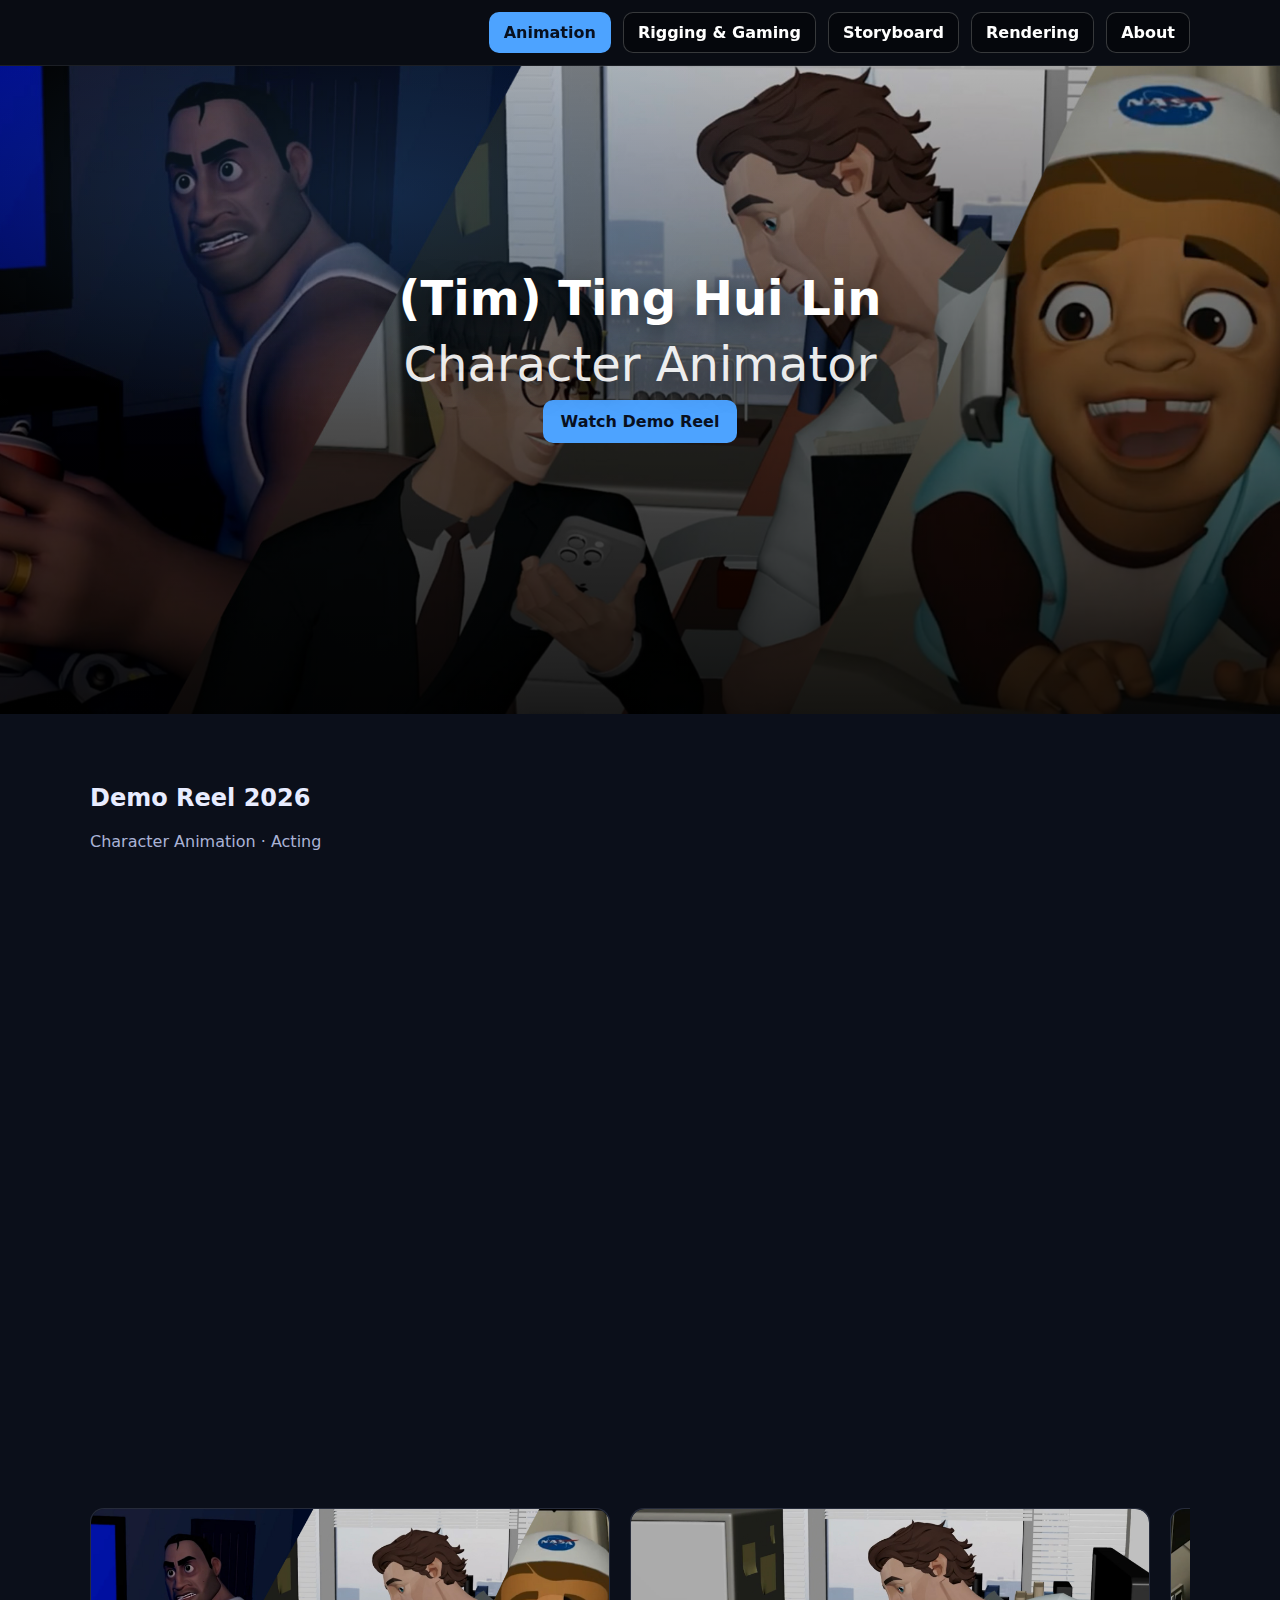
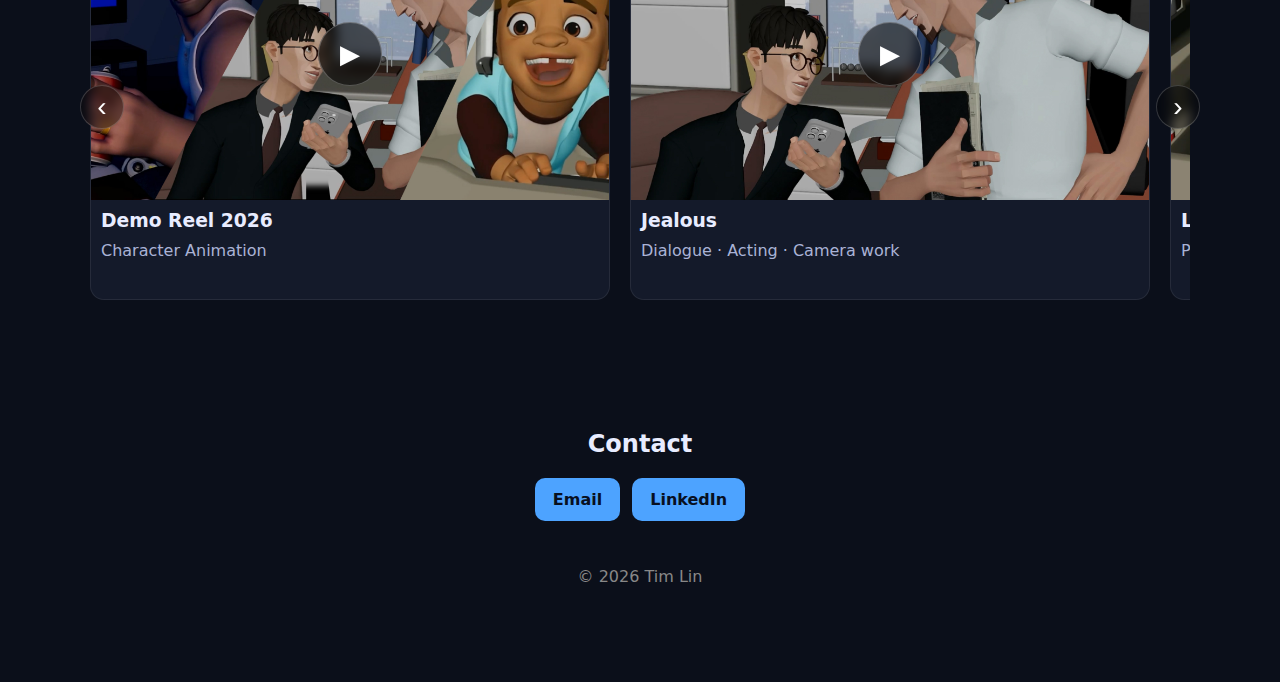
<file: index.html>
<!doctype html>
<html lang="en">
<head>
  <meta charset="utf-8" />
  <meta name="viewport" content="width=device-width, initial-scale=1" />
  <title>Tim Portfolio</title>
  <link rel="stylesheet" href="style.css" />
</head>



<body>
  <nav class="subnav" aria-label="Primary">
  <div class="wrap subnav-inner" style="justify-content:flex-end;">
    <div class="links">
      <a class="active" href="index.html">Animation</a>
      <a href="Rigging &amp; Gaming.html">Rigging &amp; Gaming</a>
      <a href="storyboard.html">Storyboard</a>
      <a href="rendering.html">Rendering</a>
      <a href="about.html">About</a>
    </div>
  </div>
</nav>
  <header class="hero hero-cinematic">
    <div class="hero-bg" style="background-image:url('images/portfolio.animation.jpg');"></div>
    <div class="hero-overlay"></div>

    <div class="wrap hero-content">

      <h1>(Tim) Ting Hui Lin</h1>
      <p class="sub">Character Animator</p>

      <div class="hero-actions">
        <a class="btn" href="#reel">Watch Demo Reel</a>
      </div>

    </div>
  </header>

  <main class="wrap">

    <!-- Demo Reel -->
    <section id="reel" class="section">
  <h2 id="mainReelTitle">Demo Reel 2026</h2>
  <p id="mainReelDesc" class="hint">Choose a video below</p>

  <div class="video">
    <iframe
      id="mainReelFrame"
      src="https://player.vimeo.com/video/1158271359"
      frameborder="0"
      allow="autoplay; fullscreen; picture-in-picture"
      allowfullscreen>
    </iframe>
  </div>

  <div class="work-row" aria-label="Choose a video">
    <button class="row-btn prev" type="button" aria-label="Previous">‹</button>

    <div class="row-track">
      <article class="card work-card pick-video"
        data-src="https://player.vimeo.com/video/1158271359"
        data-title="Demo Reel 2026"
        data-desc="Character Animation · Acting">
        <div class="thumb">
          <img src="images/portfolio.animation.jpg" alt="Demo Reel thumbnail">
          <span class="play">▶</span>
        </div>
        <h3>Demo Reel 2026</h3>
        <p>Character Animation</p>
      </article>

      <article class="card work-card pick-video"
        data-src="https://player.vimeo.com/video/1165533280"
        data-title="Jealous"
        data-desc="Dialogue · Acting · Camera work">
        <div class="thumb">
          <img src="images/jealous.jpg" alt="Jealous thumbnail">
          <span class="play">▶</span>
        </div>
        <h3>Jealous</h3>
        <p>Dialogue · Acting · Camera work</p>
      </article>

      <article class="card work-card pick-video"
        data-src="https://player.vimeo.com/video/1165535528"
        data-title="Little Kid"
        data-desc="Pantomime · Body mechanics">
        <div class="thumb">
          <img src="images/littlekid.png" alt="Little Kid thumbnail">
          <span class="play">▶</span>
        </div>
        <h3>Little Kid</h3>
        <p>Pantomime · Body mechanics</p>
      </article>

      <article class="card work-card pick-video"
        data-src="https://player.vimeo.com/video/1169826911"
        data-title="Ambitious"
        data-desc="Storyboard · Rigging · Animation">
        <div class="thumb">
          <img src="images/ambitious_poster.jpg" alt="Ambitious thumbnail">
          <span class="play">▶</span>
        </div>
        <h3>Ambitious</h3>
        <p>Storyboard · Rigging · Animation · Phoenix Flower Season Graduation Film Festival</p>
      </article>
    </div>

    <button class="row-btn next" type="button" aria-label="Next">›</button>
  </div>
</section>
    <!-- ✅ Contact 一定要在 main 裡面 -->
    <section class="section contact">
      <h2>Contact</h2>
      <div style="display:flex; gap:12px; justify-content:center; flex-wrap:wrap;">
        <a class="btn" href="mailto:thtim1111@gmail.com">Email</a>
        <a class="btn" href="https://www.linkedin.com/in/timlin5029" target="_blank">LinkedIn</a>
      </div>
      <p class="foot">© 2026 Tim Lin</p>
    </section>

  </main>

  <!-- ✅ 所有 script 都放在這裡（body 最底） -->
  <script>
    document.addEventListener('DOMContentLoaded', () => {
      const mainFrame = document.getElementById('mainReelFrame');
      const titleEl = document.getElementById('mainReelTitle');
      const descEl = document.getElementById('mainReelDesc');

      const track = document.querySelector('#reel .row-track');
      const prev = document.querySelector('#reel .row-btn.prev');
      const next = document.querySelector('#reel .row-btn.next');
      const picks = document.querySelectorAll('#reel .pick-video');

      if (!mainFrame || !titleEl || !descEl || !track || !prev || !next || !picks.length) return;

      function setMain(card) {
        const src = card.dataset.src || '';
        const title = card.dataset.title || card.querySelector('h3')?.textContent || 'Demo Reel';
        const desc = card.dataset.desc || card.querySelector('p')?.textContent || '';

        const hasQuery = src.includes('?');
        mainFrame.src = src + (hasQuery ? '&' : '?') + 'autoplay=1';

        titleEl.textContent = title;
        descEl.textContent = desc;

        picks.forEach(p => p.classList.remove('active-pick'));
        card.classList.add('active-pick');
      }

      picks.forEach(card => {
  card.style.cursor = 'pointer';
  card.addEventListener('click', (e) => {
    const targetCard = e.target.closest('.pick-video');
    if (targetCard) setMain(targetCard);
  });
});

      function slideBy(dir) {
        track.scrollBy({ left: dir * track.clientWidth, behavior: 'smooth' });
      }
      prev.addEventListener('click', () => slideBy(-1));
      next.addEventListener('click', () => slideBy(1));

      // 觸控板：上下滾輪 → 左右滑
      track.addEventListener('wheel', (e) => {
        if (Math.abs(e.deltaY) > Math.abs(e.deltaX)) {
          e.preventDefault();
          track.scrollLeft += e.deltaY;
        }
      }, { passive: false });

      // 預設選第一支
      setMain(picks[0]);
    });
  </script>
</file>
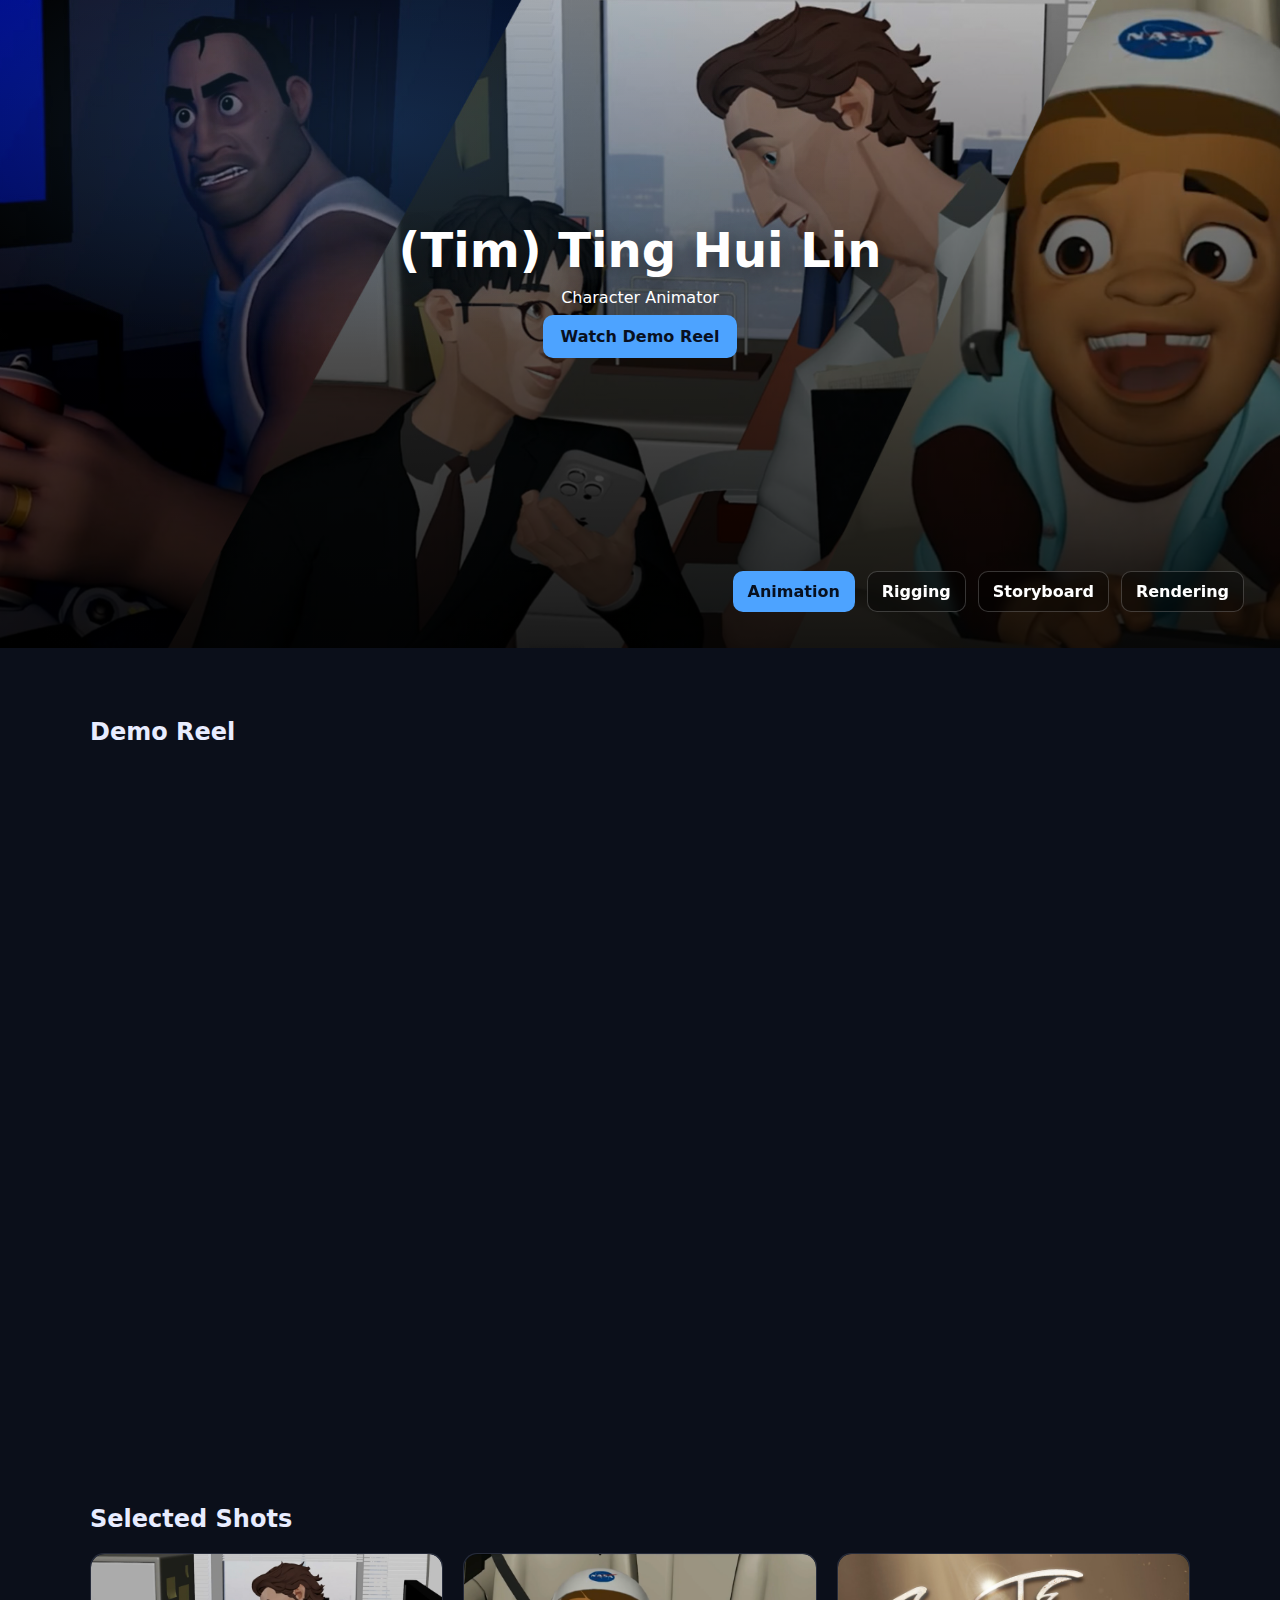
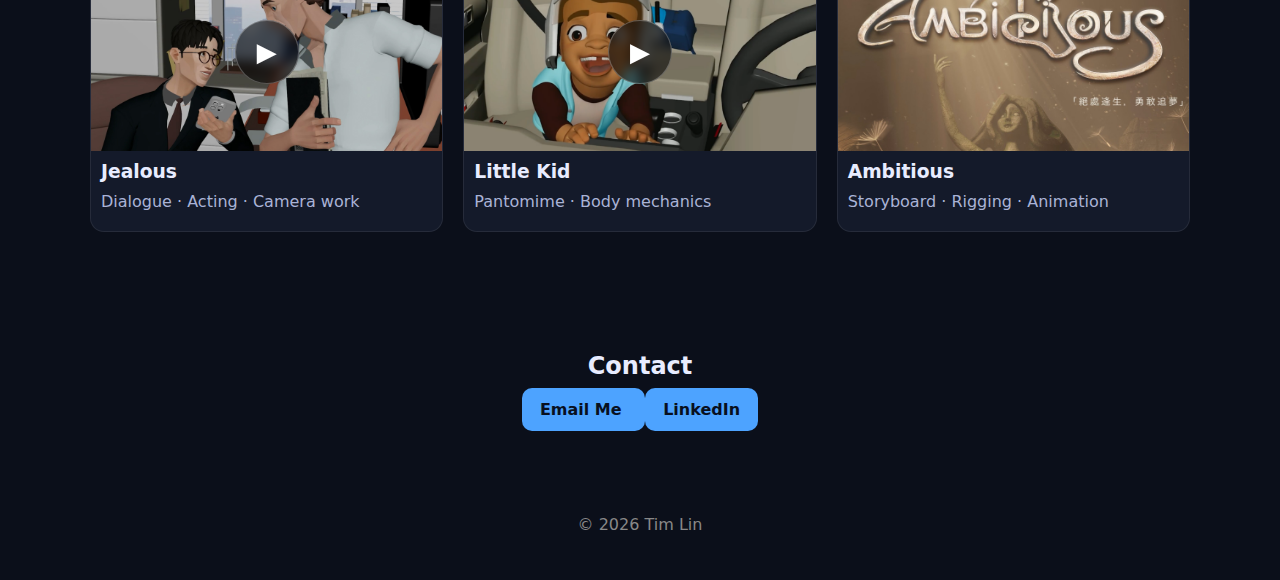
<file: website/index.html>
<!doctype html>
<html lang="en">

<head>
  <meta charset="utf-8" />
  <meta name="viewport" content="width=device-width, initial-scale=1" />
  <title>Tim Portfolio</title>
  <link rel="stylesheet" href="style.css" />
</head>

<body>
  <header class="hero hero-cinematic">
    <div class="hero-bg" style="background-image:url('images/portfolio.animation.jpg');"></div>
    <div class="hero-overlay"></div>

    <div class="wrap hero-content">

      <h1>(Tim) Ting Hui Lin</h1>
      <p class="sub">Character Animator</p>

      <div class="hero-actions">
        <a class="btn" href="#reel">Watch Demo Reel</a>
      </div>

    </div>

    <div class="hero-menu">
      <a class="active" href="index.html">Animation</a>
      <a href="rigging.html">Rigging</a>
      <a href="storyboard.html">Storyboard</a>
      <a href="rendering.html">Rendering</a>
    </div>
  </header>





  <main class="wrap">

    <!-- Demo Reel -->
    <section id="reel" class="section">
      <h2>Demo Reel</h2>
      <div class="video">
        <iframe src="https://player.vimeo.com/video/1158271359" frameborder="0"
          allow="autoplay; fullscreen; picture-in-picture" allowfullscreen>
        </iframe>
      </div>
    </section>

    <!-- Works -->
    <section class="section">
      <h2>Selected Shots</h2>

      <div class="grid">

        <!-- Jealous -->
        <div class="card">
          <div class="thumb">
            <a href="#" class="open-video" data-link="https://player.vimeo.com/video/1165533280">
              <img src="images/jealous.jpg" alt="Jealous.jpg">
              <span class="play">▶</span>
            </a>
          </div>
          <h3>Jealous</h3>
          <p>Dialogue · Acting · Camera work</p>
        </div>


        <!-- Little Kid -->
        <div class="card">
          <div class="thumb">
            <a href="#" class="open-video" data-link="https://player.vimeo.com/video/1165535528"
              aria-label="Play Little Kid">
              <img src="images/littlekid.png" alt="littlekid">
              <span class="play">▶</span>
            </a>
          </div>
          <h3>Little Kid</h3>
          <p>Pantomime · Body mechanics</p>
        </div>

        <!-- Ambitious -->
        <div class="card">
          <div class="thumb">
            <a href="#" class="open-video" data-link="https://www.youtube.com/embed/mfHIUYgsRu8"
              aria-label="Play Ambitious">
              <img src="images/ambitious.jpg" alt="Ambitious">
              <span class="play">▶</span>
            </a>
          </div>
          <h3>Ambitious</h3>
          <p>Storyboard · Rigging · Animation</p>
        </div>

      </div>
    </section>

    <!-- Contact -->
    <section class="section contact">
      <h2>Contact</h2>

      <a class="btn" href="mailto:thtim1111@gmail.com">
        Email Me
      </a>

      <a class="btn" href="https://www.linkedin.com/in/timlin5029" target="_blank">
        LinkedIn
      </a>
    </section>

  </main>

  <footer class="foot">
    <p>© 2026 Tim Lin</p>
  </footer>


  <!-- Video Modal (click thumbnail to open) -->
  <div id="modal" class="modal" aria-hidden="true">
    <div class="modal-backdrop"></div>
    <div class="modal-panel" role="dialog" aria-modal="true">
      <button class="modal-close" aria-label="Close">✕</button>
      <div class="modal-video">
        <iframe id="modalFrame" src="" frameborder="0" allow="autoplay; fullscreen; picture-in-picture" allowfullscreen>
        </iframe>
      </div>
    </div>
  </div>

  <script>
    const modal = document.getElementById('modal');
    const frame = document.getElementById('modalFrame');

    function openModal(url) {
      const hasQuery = url.includes('?');
      const autoplayUrl = url + (hasQuery ? '&' : '?') + 'autoplay=1';
      frame.src = autoplayUrl;
      modal.classList.add('show');
      modal.setAttribute('aria-hidden', 'false');
      document.body.style.overflow = 'hidden';
    }

    function closeModal() {
      modal.classList.remove('show');
      modal.setAttribute('aria-hidden', 'true');
      frame.src = '';
      document.body.style.overflow = '';
    }

    document.querySelectorAll('.open-video').forEach(a => {
      a.addEventListener('click', (e) => {
        e.preventDefault();
        openModal(a.dataset.link);
      });
    });

    modal.addEventListener('click', (e) => {
      if (e.target.classList.contains('modal-backdrop')) closeModal();
    });

    document.querySelector('.modal-close').addEventListener('click', closeModal);

    document.addEventListener('keydown', (e) => {
      if (e.key === 'Escape') closeModal();
    });
  </script>

</body>

</html>
</file>
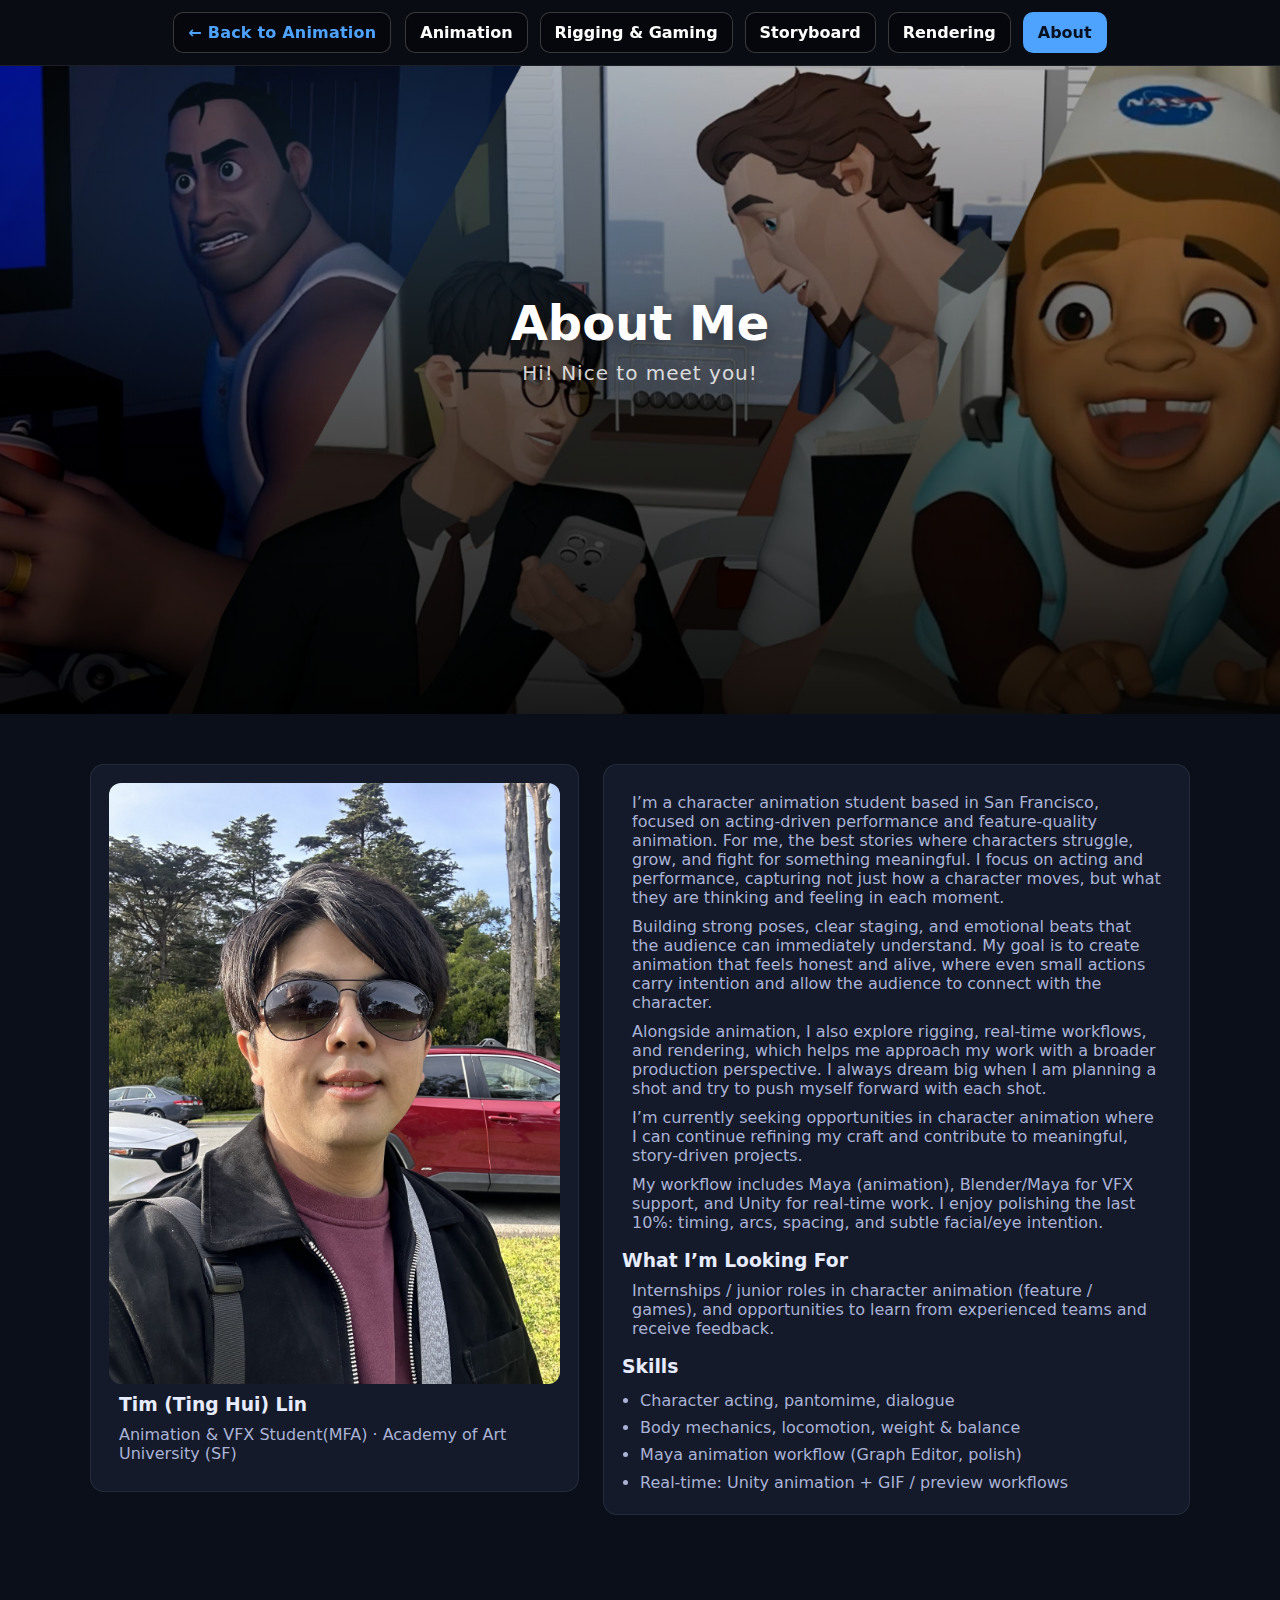
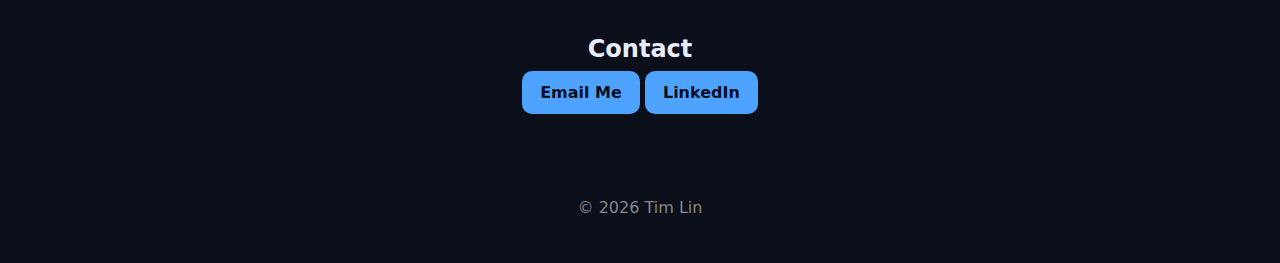
<file: about.html>
<!doctype html>
<html lang="en">

<head>
  <meta charset="utf-8" />
  <meta name="viewport" content="width=device-width, initial-scale=1" />
  <title>About · Tim Lin</title>
  <link rel="stylesheet" href="style.css" />
</head>

<body class="about-page">

  <!-- Top sticky menu (same system as your other pages) -->
  <nav class="subnav" aria-label="Primary">
  <div class="wrap subnav-inner">
    <a class="brand" href="index.html">← Back to Animation</a>
    <div class="links">
      <a href="index.html">Animation</a>
      <a href="Rigging &amp; Gaming.html">Rigging &amp; Gaming</a>
      <a href="storyboard.html">Storyboard</a>
      <a href="rendering.html">Rendering</a>
      <a class="active" href="about.html">About</a>
    </div>
  </div>
</nav>

 <header class="hero hero-cinematic">
    <div class="hero-bg" style="background-image:url('images/portfolio.animation.jpg');"></div>
    <div class="hero-overlay"></div>

    <div class="wrap hero-content">

      <h1>About Me</h1>
      <p class="sub">Hi! Nice to meet you!</p>
    </div>
  </header>

  <main class="wrap">
    <section class="section grid about-grid">

  <!-- 左：圖片 -->
  <div class="card">
    <img src="images/myselfi.jpg" alt="Tim Lin">
    <h3>Tim (Ting Hui) Lin</h3>
    <p class="meta">
       Animation & VFX Student(MFA) · Academy of Art University (SF)
    </p>
  </div>

      <!-- Right: bio -->
      <div class="card" style="padding:18px;">
        <h3 style="margin:0 0 10px;"></h3>
        <p>
          I’m a character animation student based in San Francisco, focused on acting-driven performance and
          feature-quality animation. For me, the best stories where characters struggle, grow, and fight for something
          meaningful.

          I focus on acting and performance, capturing not just how a character moves, but what they are thinking and
          feeling in each moment.
        <p> Building strong poses, clear staging, and emotional beats that the audience can immediately
          understand. My goal is to create animation that feels honest and alive, where even small actions carry
          intention and allow the audience to connect with the character.</p>


        <p>Alongside animation, I also explore rigging, real-time workflows, and rendering, which helps me approach my
          work with a broader production perspective.

          I always dream big when I am planning a shot and try to push myself forward with each shot.</p>

        <p>I’m currently seeking opportunities in character animation where I can continue refining my craft and
        contribute to meaningful, story-driven projects.</p>
        </p>
        <p>
          My workflow includes Maya (animation), Blender/Maya for VFX support, and Unity for real-time work.
          I enjoy polishing the last 10%: timing, arcs, spacing, and subtle facial/eye intention.
        </p>

        <h3 style="margin:18px 0 10px;">What I’m Looking For</h3>
        <p>
          Internships / junior roles in character animation (feature / games), and opportunities to learn from
          experienced teams and receive feedback.
        </p>

        <h3 style="margin:18px 0 10px;">Skills</h3>
        <ul style="margin:0; padding-left:18px; color:#aab3d6; line-height:1.7;">
          <li>Character acting, pantomime, dialogue</li>
          <li>Body mechanics, locomotion, weight &amp; balance</li>
          <li>Maya animation workflow (Graph Editor, polish)</li>
          <li>Real-time: Unity animation + GIF / preview workflows</li>
        </ul>
      </div>
    </section>
  </main>
 <!-- Contact -->
  <section class="section contact">
    <h2>Contact</h2>
    <a class="btn" href="mailto:thtim1111@gmail.com">Email Me</a>
    <a class="btn" href="https://www.linkedin.com/in/timlin5029" target="_blank">LinkedIn</a>
  </section>

  <footer class="foot">
    <p>© 2026 Tim Lin</p>
  </footer>

</body>

</html>
</file>
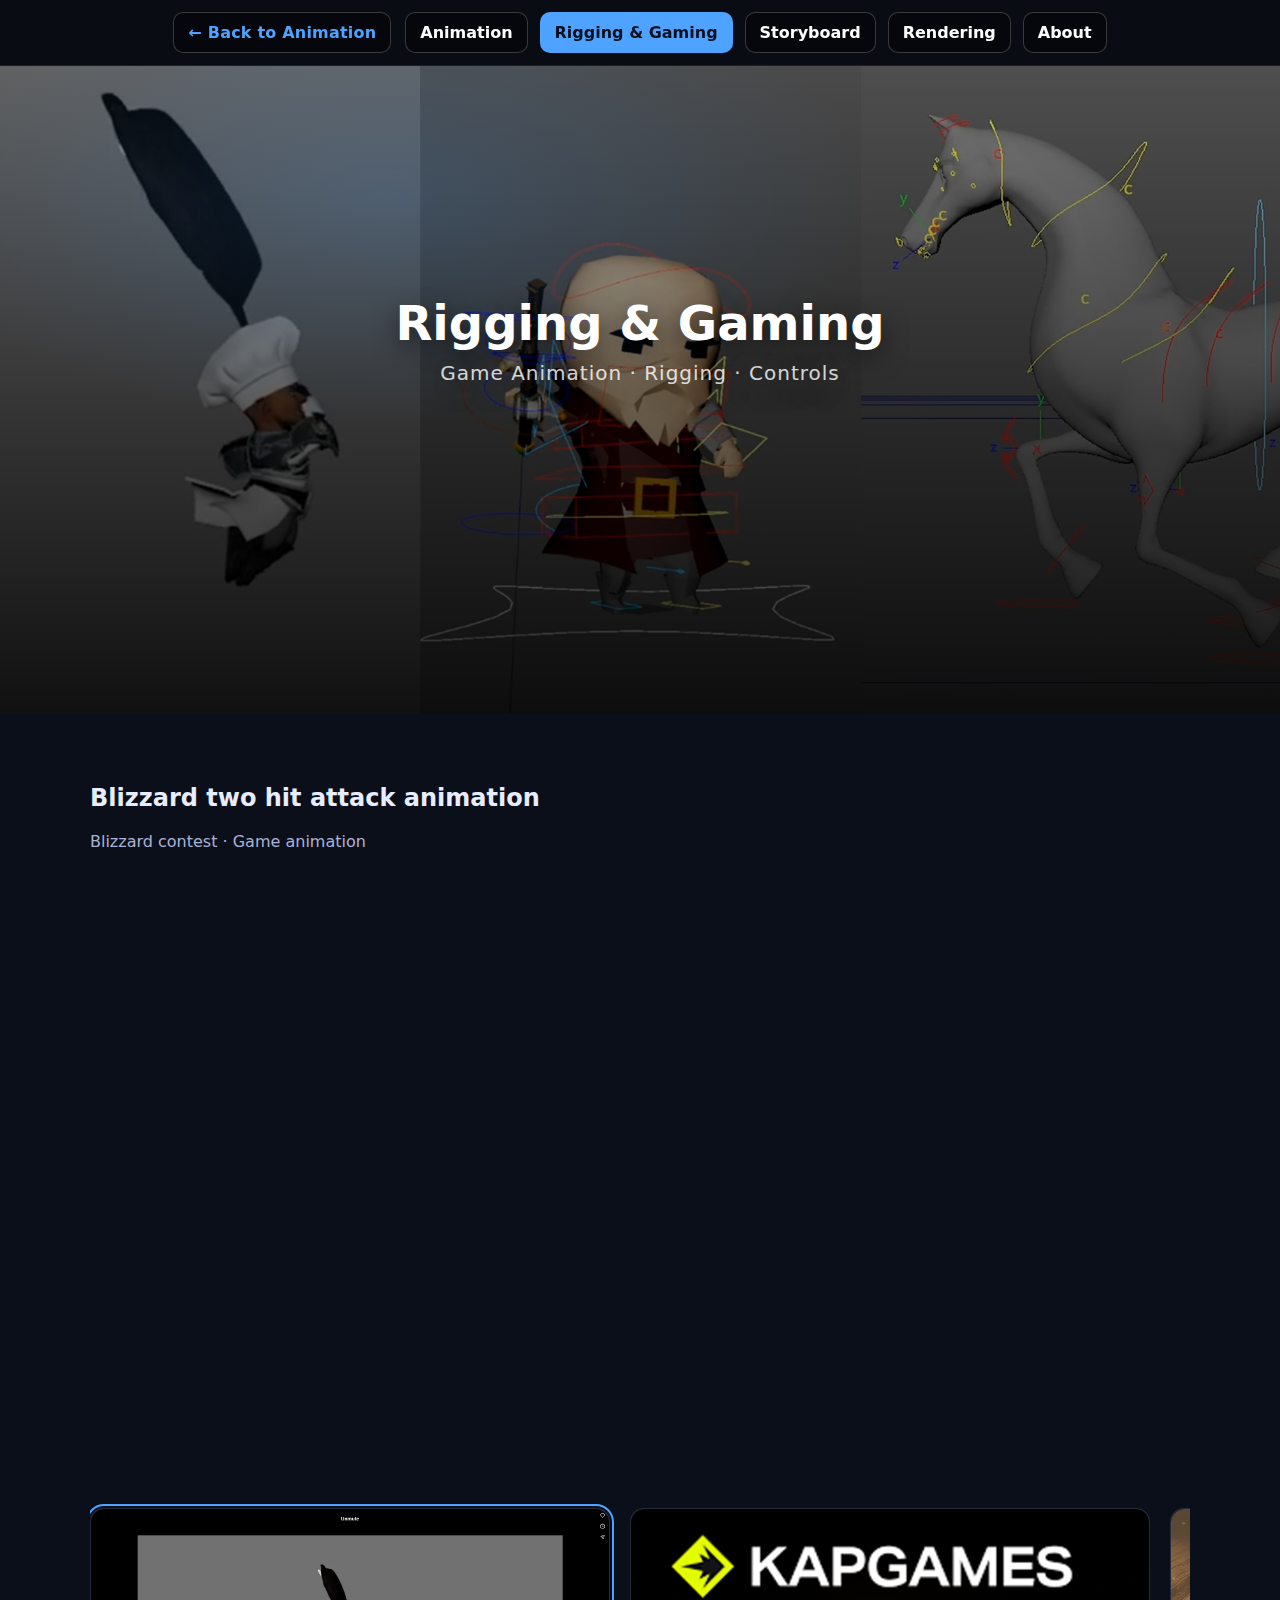
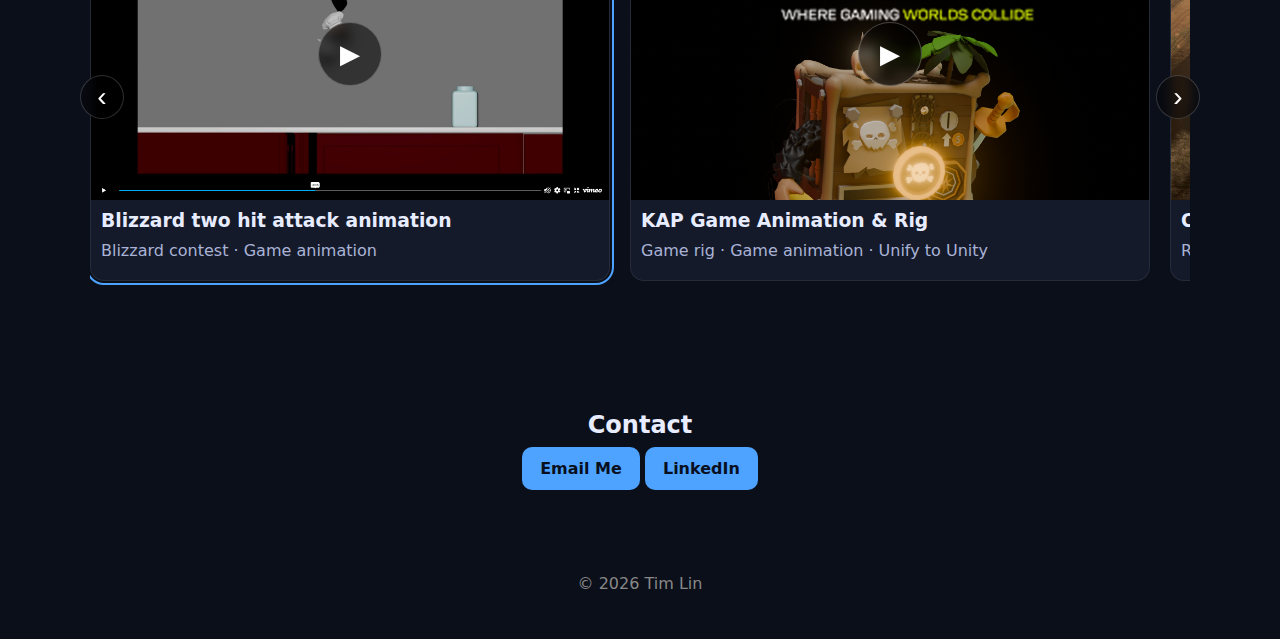
<file: Rigging & Gaming.html>
<!doctype html>
<html lang="en">
<head>
  <meta charset="utf-8" />
  <meta name="viewport" content="width=device-width, initial-scale=1" />
  <title>Rigging & Gaming | Tim Portfolio</title>
  <link rel="stylesheet" href="style.css" />
</head>

<body class="rigging-page">
  <nav class="subnav" aria-label="Primary">
  <div class="wrap subnav-inner">
    <a class="brand" href="index.html">← Back to Animation</a>
    <div class="links">
      <a href="index.html">Animation</a>
      <a class="active" href="Rigging &amp; Gaming.html">Rigging &amp; Gaming</a>
      <a href="storyboard.html">Storyboard</a>
      <a href="rendering.html">Rendering</a>
      <a href="about.html">About</a>
    </div>
  </div>
</nav>
<header class="hero hero-cinematic">
  <div class="hero-bg" style="background-image:url('images/rIGGING-hero.jpg');"></div>
  <div class="hero-overlay"></div>

  <div class="wrap hero-content">
    <h1>Rigging &amp; Gaming</h1>
    <p class="sub">Game Animation · Rigging · Controls</p>
  </div>
</header>

<main class="wrap">

  <!-- Demo Reel（跟 index 一樣） -->
  <section id="reel" class="section">
    <h2 id="mainRigTitle">Demo Reel</h2>
    <p id="mainRigDesc" class="hint">Choose a video below</p>

    <div class="video">
      <iframe
        id="mainRigFrame"
        src="https://player.vimeo.com/video/1167483468"
        frameborder="0"
        allow="autoplay; fullscreen; picture-in-picture"
        allowfullscreen>
      </iframe>
    </div>

    <div class="work-row" aria-label="Works">
      <button class="row-btn prev" type="button">‹</button>

      <div class="row-track">

        <!-- Card 1 -->
        <article class="card work-card pick-video"
          data-src="https://player.vimeo.com/video/1167483468"
          data-title="Blizzard two hit attack animation"
          data-desc="Blizzard contest · Game animation">
          <div class="thumb">
  <img src="images/two_hit_attack.png" alt="Blizzard thumbnail">
  <span class="play">▶</span>
</div>
          <h3>Blizzard two hit attack animation</h3>
          <p>Blizzard contest · Game animation</p>
        </article>

        <!-- Card 2 -->
        <article class="card work-card pick-video"
          data-src="https://player.vimeo.com/video/1167495155"
          data-title="KAP Game Animation & Rig"
          data-desc="Game rig · Game animation · Unify to Unity">
         <div class="thumb">
  <img src="images/kap_box.png" alt="KAP thumbnail">
  <span class="play">▶</span>
</div>
          <h3>KAP Game Animation & Rig</h3>
          <p>Game rig · Game animation · Unify to Unity</p>
        </article>

        <!-- Card 3 -->
        <article class="card work-card pick-video"
          data-src="https://player.vimeo.com/video/1167476133"
          data-title="Other rigging"
          data-desc="Rigging">
          <div class="thumb">
  <img src="images/ambitious.jpg" alt="Other rigging thumbnail">
  <span class="play">▶</span>
</div>
          <h3>Other rigging</h3>
          <p>Rigging</p>
        </article>

      </div>

      <button class="row-btn next" type="button">›</button>
    </div>
  </section>

  <!-- Contact -->
  <section class="section contact">
    <h2>Contact</h2>
    <a class="btn" href="mailto:thtim1111@gmail.com">Email Me</a>
    <a class="btn" href="https://www.linkedin.com/in/timlin5029" target="_blank">LinkedIn</a>
  </section>

  <footer class="foot">
    <p>© 2026 Tim Lin</p>
  </footer>
</main>

<script>
document.addEventListener('DOMContentLoaded', () => {
  const mainFrame = document.getElementById('mainRigFrame');
  const titleEl = document.getElementById('mainRigTitle');
  const descEl  = document.getElementById('mainRigDesc');

  const track = document.querySelector('.row-track');
  const prev = document.querySelector('.row-btn.prev');
  const next = document.querySelector('.row-btn.next');
  const picks = document.querySelectorAll('.pick-video');

  // --- click card => change big monitor ---
  function setMain(card){
    const src = card.dataset.src || '';
    const title = card.dataset.title || card.querySelector('h3')?.textContent || '';
    const desc  = card.dataset.desc  || card.querySelector('p')?.textContent  || '';

    const hasQuery = src.includes('?');
    mainFrame.src = src + (hasQuery ? '&' : '?') + 'autoplay=1';

    titleEl.textContent = title;
    descEl.textContent = desc;

    picks.forEach(p => p.classList.remove('active-pick'));
    card.classList.add('active-pick');
  }

  if (mainFrame && titleEl && descEl && picks.length){
    picks.forEach(card => {
      card.style.cursor = 'pointer';
      card.addEventListener('click', () => setMain(card));
    });
    setMain(picks[0]); // default
  }

  // --- slider buttons + wheel => horizontal ---
  if(track && prev && next){
    function slideBy(dir){
      track.scrollBy({ left: dir * track.clientWidth, behavior: 'smooth' });
    }
    prev.addEventListener('click', () => slideBy(-1));
    next.addEventListener('click', () => slideBy(1));

    track.addEventListener('wheel', (e) => {
      if (Math.abs(e.deltaY) > Math.abs(e.deltaX)) {
        e.preventDefault();
        track.scrollLeft += e.deltaY;
      }
    }, { passive: false });
  }
});
</script>
</body>
</html>
</file>
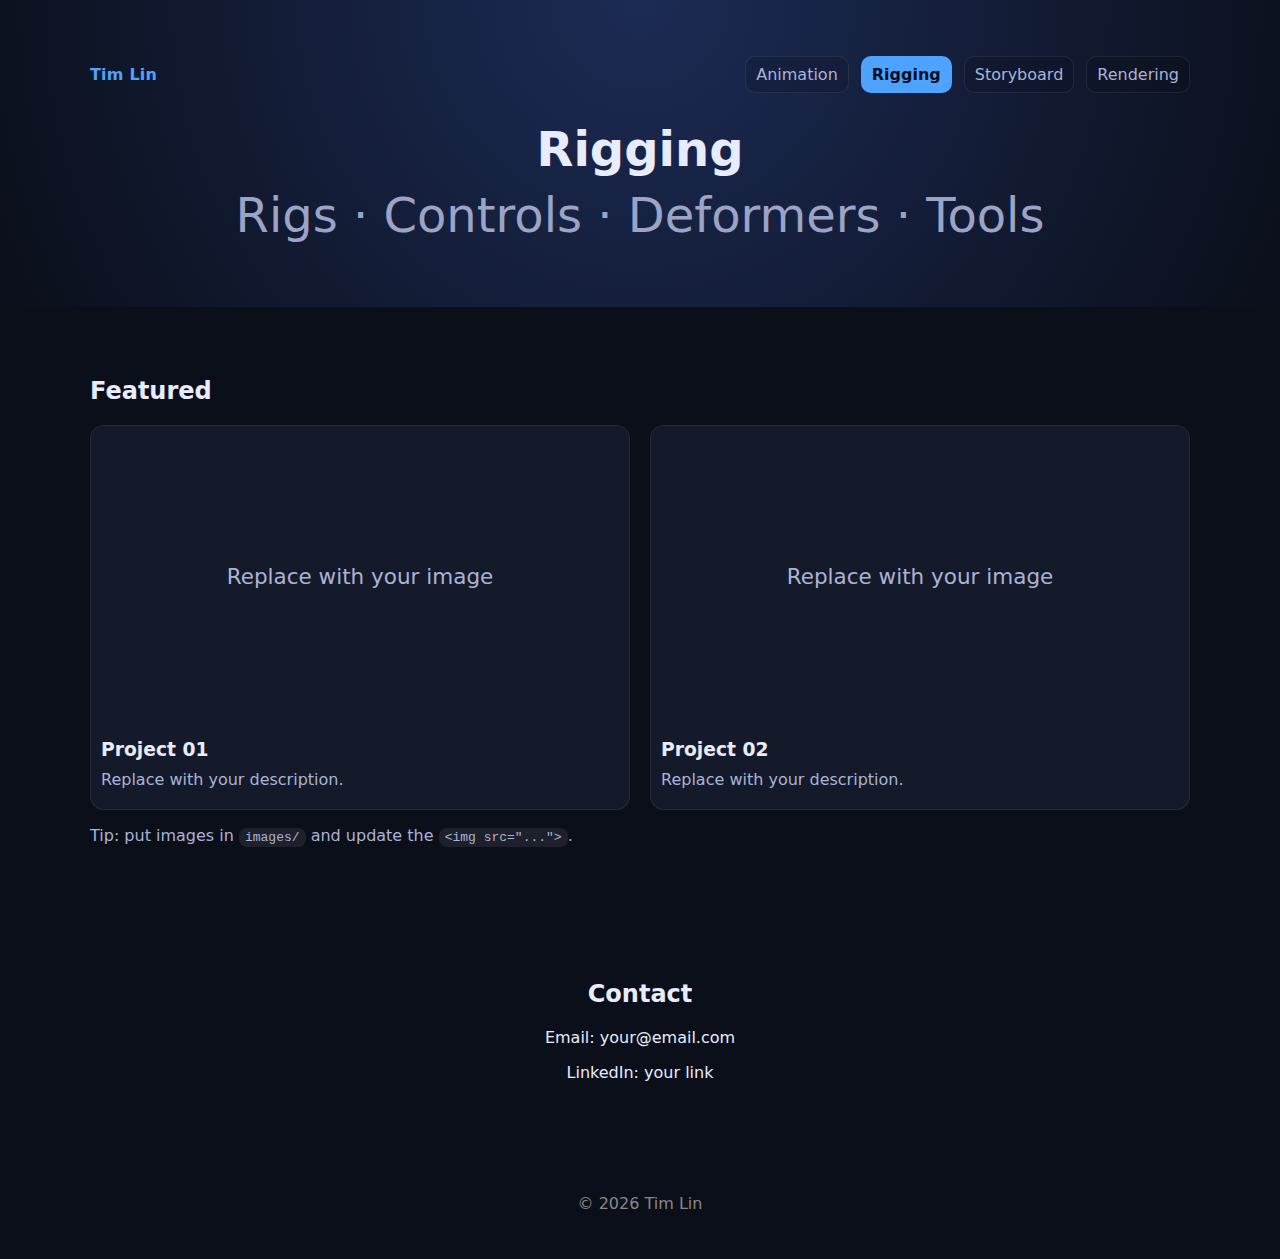
<file: rigging.html>
<!doctype html>
<html lang="en">
<head>
  <meta charset="utf-8" />
  <meta name="viewport" content="width=device-width, initial-scale=1" />
  <title>Rigging | Tim Portfolio</title>
  <link rel="stylesheet" href="style.css" />
</head>
<body>

<header class="hero small">
  <div class="wrap">
    <nav class="topnav" aria-label="Primary">
      <a class="brand" href="index.html">Tim Lin</a>
      <div class="links">
        <a href="index.html">Animation</a>
        <a class="active" href="rigging.html">Rigging</a>
        <a  href="storyboard.html">Storyboard</a>
        <a  href="rendering.html">Rendering</a>
      </div>
    </nav>

    <h1>Rigging</h1>
    <p class="sub">Rigs · Controls · Deformers · Tools</p>
  </div>
</header>

<main class="wrap">
  <section class="section">
    <h2>Featured</h2>

    <div class="grid">
      <div class="card">
        <img src="images/placeholder.svg" alt="Rigging sample 1">
        <h3>Project 01</h3>
        <p>Replace with your description.</p>
      </div>

      <div class="card">
        <img src="images/placeholder.svg" alt="Rigging sample 2">
        <h3>Project 02</h3>
        <p>Replace with your description.</p>
      </div>
    </div>

    <p class="hint">
      Tip: put images in <code>images/</code> and update the <code>&lt;img src="..."&gt;</code>.
    </p>
  </section>

  <section class="section contact">
    <h2>Contact</h2>
    <p>Email: your@email.com</p>
    <p>LinkedIn: your link</p>
  </section>
</main>

<footer class="foot">
  <p>© 2026 Tim Lin</p>
</footer>

</body>
</html>
</file>
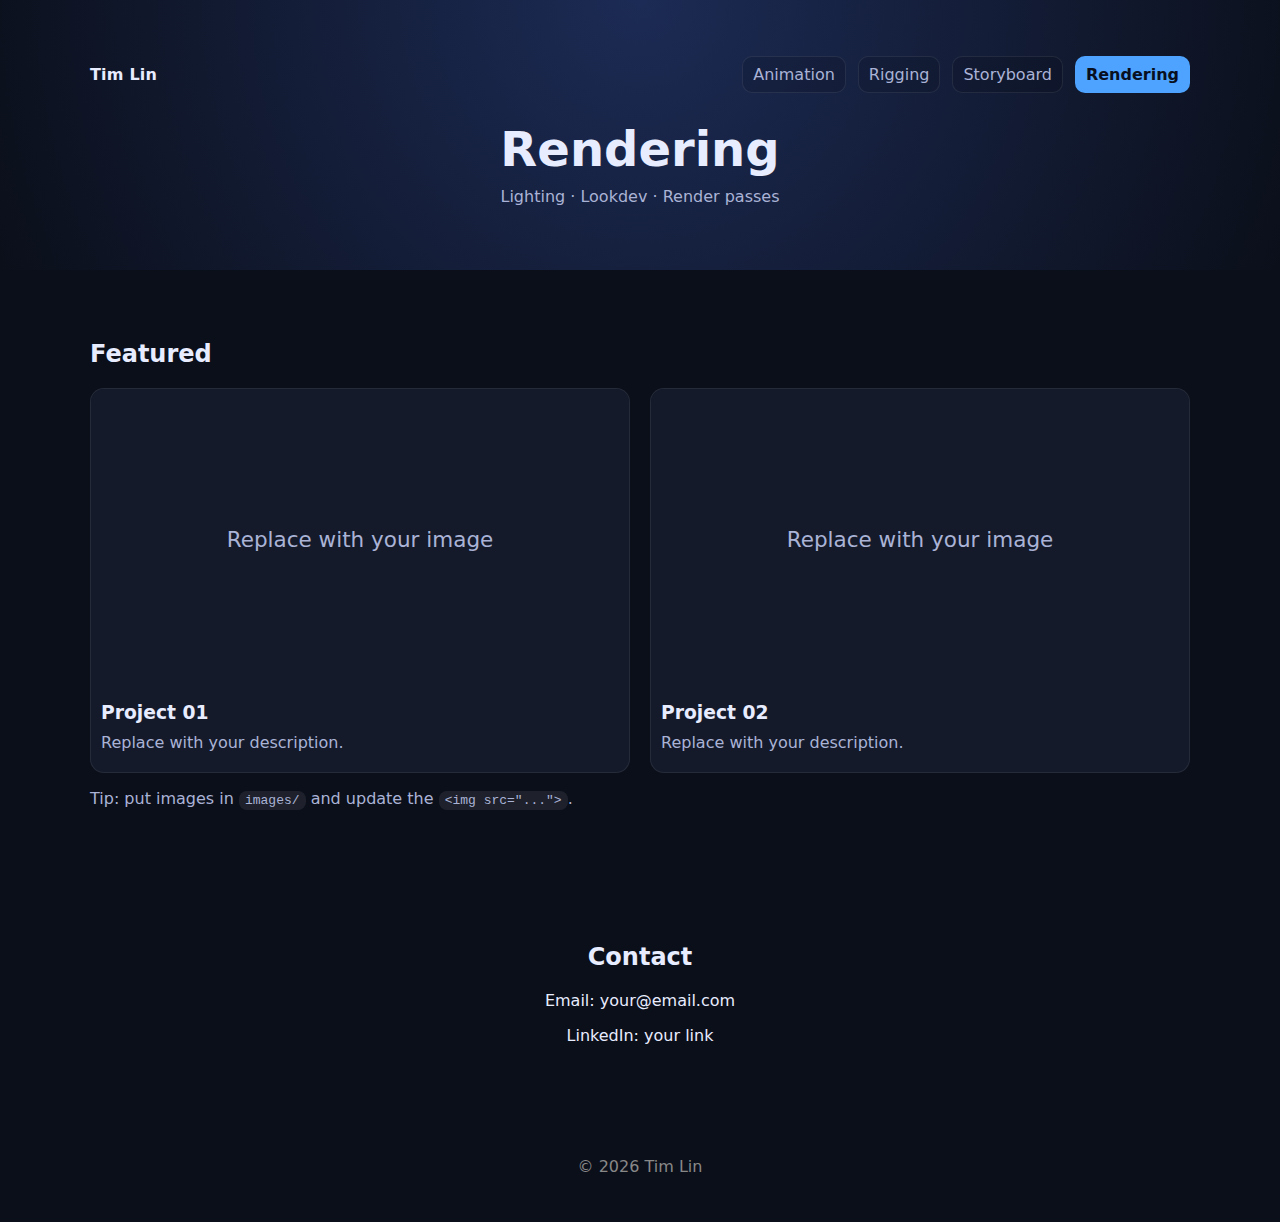
<file: website/rendering.html>
<!doctype html>
<html lang="en">
<head>
  <meta charset="utf-8" />
  <meta name="viewport" content="width=device-width, initial-scale=1" />
  <title>Rendering | Tim Portfolio</title>
  <link rel="stylesheet" href="style.css" />
</head>
<body>

<header class="hero small">
  <div class="wrap">
    <nav class="topnav" aria-label="Primary">
      <a class="brand" href="index.html">Tim Lin</a>
      <div class="links">
        <a href="index.html">Animation</a>
        <a  href="rigging.html">Rigging</a>
        <a  href="storyboard.html">Storyboard</a>
        <a class="active" href="rendering.html">Rendering</a>
      </div>
    </nav>

    <h1>Rendering</h1>
    <p class="sub">Lighting · Lookdev · Render passes</p>
  </div>
</header>

<main class="wrap">
  <section class="section">
    <h2>Featured</h2>

    <div class="grid">
      <div class="card">
        <img src="images/placeholder.svg" alt="Rendering sample 1">
        <h3>Project 01</h3>
        <p>Replace with your description.</p>
      </div>

      <div class="card">
        <img src="images/placeholder.svg" alt="Rendering sample 2">
        <h3>Project 02</h3>
        <p>Replace with your description.</p>
      </div>
    </div>

    <p class="hint">
      Tip: put images in <code>images/</code> and update the <code>&lt;img src="..."&gt;</code>.
    </p>
  </section>

  <section class="section contact">
    <h2>Contact</h2>
    <p>Email: your@email.com</p>
    <p>LinkedIn: your link</p>
  </section>
</main>

<footer class="foot">
  <p>© 2026 Tim Lin</p>
</footer>

</body>
</html>
</file>
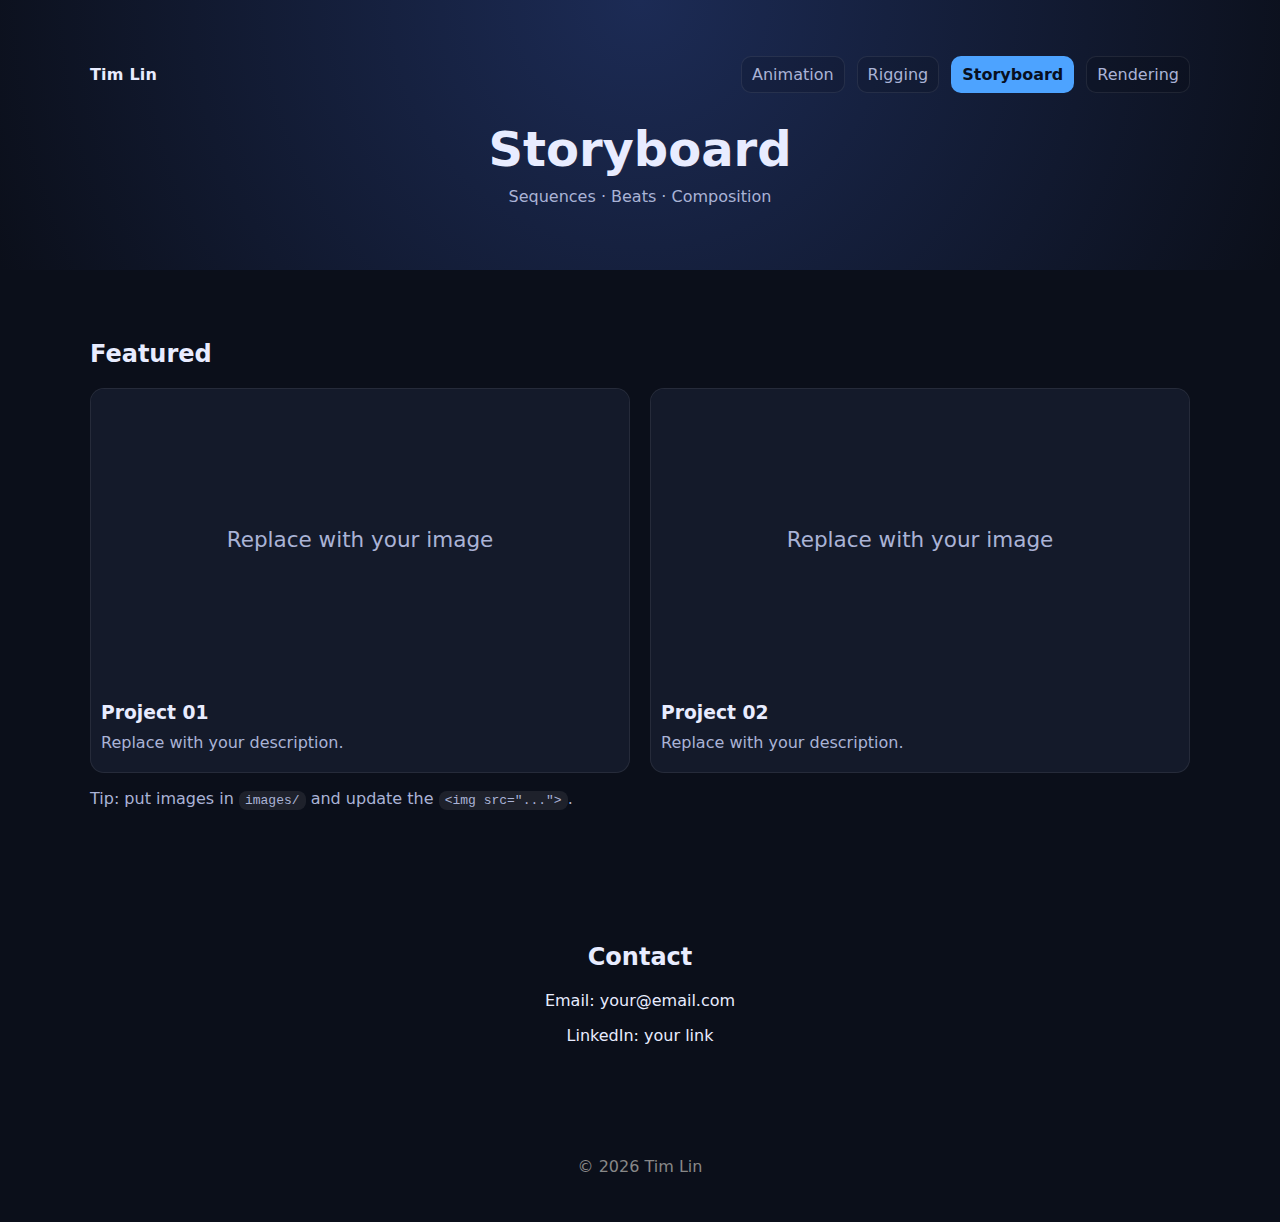
<file: website/storyboard.html>
<!doctype html>
<html lang="en">
<head>
  <meta charset="utf-8" />
  <meta name="viewport" content="width=device-width, initial-scale=1" />
  <title>Storyboard | Tim Portfolio</title>
  <link rel="stylesheet" href="style.css" />
</head>
<body>

<header class="hero small">
  <div class="wrap">
    <nav class="topnav" aria-label="Primary">
      <a class="brand" href="index.html">Tim Lin</a>
      <div class="links">
        <a href="index.html">Animation</a>
        <a  href="rigging.html">Rigging</a>
        <a class="active" href="storyboard.html">Storyboard</a>
        <a  href="rendering.html">Rendering</a>
      </div>
    </nav>

    <h1>Storyboard</h1>
    <p class="sub">Sequences · Beats · Composition</p>
  </div>
</header>

<main class="wrap">
  <section class="section">
    <h2>Featured</h2>

    <div class="grid">
      <div class="card">
        <img src="images/placeholder.svg" alt="Storyboard sample 1">
        <h3>Project 01</h3>
        <p>Replace with your description.</p>
      </div>

      <div class="card">
        <img src="images/placeholder.svg" alt="Storyboard sample 2">
        <h3>Project 02</h3>
        <p>Replace with your description.</p>
      </div>
    </div>

    <p class="hint">
      Tip: put images in <code>images/</code> and update the <code>&lt;img src="..."&gt;</code>.
    </p>
  </section>

  <section class="section contact">
    <h2>Contact</h2>
    <p>Email: your@email.com</p>
    <p>LinkedIn: your link</p>
  </section>
</main>

<footer class="foot">
  <p>© 2026 Tim Lin</p>
</footer>

</body>
</html>
</file>
<file: style.css>
/* --- Base colors (keep your existing colors if you already have them) --- */
:root{
  --bg:#0b0f1a;
  --card:#141a2a;
  --text:#e8ecff;
  --accent:#4da3ff;
}

*{ box-sizing:border-box; }
body{
  margin:0;
  font-family: system-ui, -apple-system, sans-serif;
  background: var(--bg);
  color: var(--text);
}

.wrap{
  width:min(1100px, 92%);
  margin:auto;
}

.hero{
  padding:80px 0;
  text-align:center;
  background: radial-gradient(circle at top, #1c2b55, #0b0f1a);
}
.hero.small{ padding:44px 0; }

h1{
  font-size:48px;
  margin:0;
}

.sub{
  font-size: 48px;   /* 跟 h1 一樣大 */
  color:#aab3d6;
  margin:10px 0 20px;
  font-weight: 500;
  opacity: 0.9;
}

.btn{
  background:var(--accent);
  color:#08101f;
  padding:12px 18px;
  text-decoration:none;
  border-radius:10px;
  font-weight:bold;
}

.section{
  padding:50px 0;
}

h2{
  margin-bottom:20px;
}

.video{
  position:relative;
  padding-bottom:56.25%;
  height:0;
}

.video iframe{
  position:absolute;
  width:100%;
  height:100%;
  left:0;
  top:0;
}

.grid{
  display:grid;
  grid-template-columns: repeat(auto-fit, minmax(250px, 1fr));
  gap:20px;
}

.card{
  background:var(--card);
  border-radius:14px;
  overflow:hidden;
  padding-bottom:10px;
  border: 1px solid rgba(255,255,255,.08);
}

.card img{
  width:100%;
  display:block;
}

.card h3{
  margin:10px;
}

.card p{
  margin:0 10px 10px;
  color:#aab3d6;
}

.contact{
  text-align:center;
}

.foot{
  text-align:center;
  padding:30px 0;
  color:#888;
}

/* --- NEW: top navigation --- */
.topnav{
  display:flex;
  align-items:center;
  justify-content:space-between;
  gap:16px;
  padding: 12px 0 28px;
}

.brand{
  font-weight:800;
  letter-spacing: .2px;
  text-decoration:none;
  color: var(--text);
}

.links{
  display:flex;
  gap:12px;
  flex-wrap:wrap;
  justify-content:center;
}

.links a{
  text-decoration:none;
  color:#aab3d6;
  padding: 8px 10px;
  border-radius: 10px;
  border: 1px solid rgba(255,255,255,.08);
  background: rgba(0,0,0,.12);
}

.links a:hover{
  color: var(--text);
  border-color: rgba(255,255,255,.16);
}

.links a.active{
  color:#08101f;
  background: var(--accent);
  border-color: transparent;
  font-weight: 700;
}

.hint{
  margin-top: 16px;
  color:#aab3d6;
}

code{
  background: rgba(255,255,255,.08);
  padding: 2px 6px;
  border-radius: 8px;
}

/* --- Thumbnails + play button (for modal) --- */
.thumb{
  position: relative;
  aspect-ratio: 16 / 9;
  width: 100%;
  overflow: hidden;
  border-radius: 14px 14px 0 0;
}

.thumb img{
  width: 100%;
  height: 100%;
  object-fit: cover;
  display: block;
}

.open-video{
  display: block;
  position: relative;
}

.play{
  position: absolute;
  left: 50%;
  top: 50%;
  transform: translate(-50%, -50%);
  width: 64px;
  height: 64px;
  border-radius: 999px;
  background: rgba(0,0,0,.55);
  border: 1px solid rgba(255,255,255,.25);
  color: #fff;
  display: flex;
  align-items: center;
  justify-content: center;
  font-size: 26px;
  backdrop-filter: blur(6px);
}

/* --- Modal --- */
.modal{ position: fixed; inset: 0; display: none; z-index: 9999; }
.modal.show{ display: block; }
.modal-backdrop{ position: absolute; inset: 0; background: rgba(0,0,0,.75); }
.modal-panel{
  position: relative;
  width: min(1100px, 92%);
  margin: 6vh auto 0;
  background: #0b0f1a;
  border: 1px solid rgba(255,255,255,.12);
  border-radius: 16px;
  overflow: hidden;
  box-shadow: 0 20px 60px rgba(0,0,0,.6);
}
.modal-close{
  position: absolute;
  right: 10px;
  top: 10px;
  z-index: 2;
  background: rgba(0,0,0,.5);
  color: #fff;
  border: 1px solid rgba(255,255,255,.2);
  border-radius: 10px;
  padding: 8px 10px;
  cursor: pointer;
}
.modal-video{
  position: relative;
  padding-bottom: 56.25%;
  height: 0;
}
.modal-video iframe{
  position: absolute;
  inset: 0;
  width: 100%;
  height: 100%;
}
/* --- Cinematic full-width hero (ADD THIS) --- */
.hero.hero-cinematic{
  position: relative;
  padding: 0;
  min-height: 72vh;
  display: flex;
  align-items: flex-end;
  overflow: hidden;
  text-align: center;
}

.hero-bg{
  position: absolute;
  inset: 0;
  background-size: cover;
  background-position: center;
  transform: scale(1.03);
}

.hero-overlay{
  position: absolute;
  inset: 0;
  background:
    radial-gradient(900px 420px at 30% 20%, rgba(77,163,255,.18), rgba(0,0,0,0) 55%),
    linear-gradient(to bottom, rgba(0,0,0,.15) 0%, rgba(0,0,0,.55) 55%, rgba(0,0,0,.85) 100%);
}

.hero-content{
  position: relative;
  padding: 60px 0 140px; /* 底下留空間給右下角選單 */
  z-index: 2;
}

.hero.hero-cinematic h1,
.hero.hero-cinematic .sub{
  color: #fff;
  text-shadow: 0 8px 24px rgba(0,0,0,.55);
}

/* Bottom-right menu */
.hero-menu{
  position: absolute;
  right: 36px;
  bottom: 36px;
  display: flex;
  gap: 12px;
  z-index: 3;
}

.hero-menu a{
  color: #fff;
  text-decoration: none;
  padding: 10px 14px;
  border-radius: 10px;
  background: rgba(0,0,0,.35);
  border: 1px solid rgba(255,255,255,.2);
  backdrop-filter: blur(6px);
  font-weight: 600;
}

.hero-menu a:hover{ background: rgba(0,0,0,.55); }

.hero-menu a.active{
  background: var(--accent);
  color: #08101f;
  border-color: transparent;
}

@media (max-width: 700px){
  .hero-menu{
    right: 16px;
    bottom: 16px;
    flex-wrap: wrap;
    justify-content: flex-end;
  }
  .hero-content{ padding-bottom: 180px; }
}
/* --- Rendering page hero image (like homepage) --- */
body.rendering-page .hero{
  background: url("images/render-hero.jpg") center/cover no-repeat;
  position: relative;
  color: #fff;
}

body.rendering-page .hero::after{
  content:"";
  position:absolute;
  inset:0;
  background: rgba(0,0,0,.45);
}

body.rendering-page .hero .wrap{
  position: relative;
  z-index: 1;
}
/* --- Slider (3 works) --- */
.slider{
  position: relative;
  margin-top: 18px;
}

.slider-track{
  display: flex;
  gap: 20px;
  overflow: hidden;
  scroll-behavior: smooth;
}

.slide{
  flex: 0 0 100%;
}

.slider-btn{
  position: absolute;
  top: 50%;
  transform: translateY(-50%);
  width: 44px;
  height: 44px;
  border-radius: 999px;
  border: 1px solid rgba(255,255,255,.18);
  background: rgba(0,0,0,.35);
  color: #fff;
  font-size: 28px;
  line-height: 1;
  cursor: pointer;
  z-index: 5;
  backdrop-filter: blur(6px);
}

.slider-btn:hover{ background: rgba(0,0,0,.55); }

.slider-btn.prev{ left: -10px; }
.slider-btn.next{ right: -10px; }

@media (max-width: 700px){
  .slider-btn.prev{ left: 6px; }
  .slider-btn.next{ right: 6px; }
}
/* --- Horizontal works row (wheel scroll) --- */
.work-row{ position: relative; margin-top: 18px; }

.row-track{
  display: flex;
  gap: 20px;
  overflow-x: auto;
  overflow-y: hidden;
  scroll-behavior: smooth;
  padding: 4px 2px 10px;
  scrollbar-width: thin;
}

.row-track::-webkit-scrollbar{ height: 10px; }
.row-track::-webkit-scrollbar-thumb{
  background: rgba(255,255,255,.18);
  border-radius: 999px;
}

.work-card{
  flex: 0 0 min(520px, 92vw); /* 一次顯示一張偏大卡片，很像reel選片 */
}

.row-btn{
  position: absolute;
  top: 50%;
  transform: translateY(-50%);
  width: 44px;
  height: 44px;
  border-radius: 999px;
  border: 1px solid rgba(255,255,255,.18);
  background: rgba(0,0,0,.35);
  color: #fff;
  font-size: 28px;
  line-height: 1;
  cursor: pointer;
  z-index: 5;
  backdrop-filter: blur(6px);
}

.row-btn:hover{ background: rgba(0,0,0,.55); }
.row-btn.prev{ left: -10px; }
.row-btn.next{ right: -10px; }

@media (max-width: 700px){
  .row-btn.prev{ left: 6px; }
  .row-btn.next{ right: 6px; }
}

body.storyboard-page .hero{
  background: url("images/storyboard-cover-night.jpg") center/cover no-repeat;
  position: relative;
  color: #fff;
}

body.storyboard-page .hero::after{
  content:"";
  position:absolute;
  inset:0;
  background: rgba(0,0,0,.45);
}

body.storyboard-page .hero .wrap{
  position: relative;
  z-index: 1;
}

/* ✅ Force horizontal swipe */
.row-track{
  overflow-x: auto !important;
  overflow-y: hidden !important;
  -webkit-overflow-scrolling: touch;
  touch-action: pan-x;
  scroll-snap-type: x mandatory;
}

.work-card{
  scroll-snap-align: start;
}
.rigging-page .sub{
  font-size: 20px;
  opacity: 0.8;
  letter-spacing: 1px;
}

.rigging-page .brand{
  color: #4da3ff;
  text-decoration: none;
}

.rigging-page .brand:hover{
  color: #7dbaff;
}

.brand{
  color: #4da3ff;
}
.rigging-page .active-pick{
  outline: 2px solid var(--accent);
  outline-offset: 2px;
}
.storyboard-page .sub{
  font-size: 20px;
  opacity: 0.8;
  letter-spacing: 1px;
}
/* Storyboard: keep the Rigging-style menu fixed at viewport bottom-right */
/* Subnav under hero: looks like Rigging pills + sticks under banner */
.subnav{
  position: sticky;
  top: 0;
  z-index: 9999;

  background: rgba(10,12,18,.75);
  backdrop-filter: blur(10px);
  border-bottom: 1px solid rgba(255,255,255,.08);
}

.subnav .subnav-inner{
  display:flex;
  align-items:center;
  justify-content: space-between;
  gap: 14px;
  padding: 12px 0;
}

/* make all items look like Rigging hero-menu pills */
.subnav a{
  color:#fff;
  text-decoration:none;
  padding: 10px 14px;
  border-radius: 10px;
  background: rgba(0,0,0,.35);
  border: 1px solid rgba(255,255,255,.2);
  backdrop-filter: blur(6px);
  font-weight: 600;
}

.subnav a:hover{ background: rgba(0,0,0,.55); }

.subnav a.active{
  background: var(--accent);
  color: #08101f;
  border-color: transparent;
}

/* layout for right-side links */
.subnav .links{
  display:flex;
  gap: 12px;
  flex-wrap: wrap;
  justify-content: flex-end;
}

@media (max-width: 700px){
  .subnav .subnav-inner{
    flex-wrap: wrap;
    justify-content: center;
  }
  .subnav .links{ justify-content: center; }
}
/* Back to Animation = blue */
.subnav .brand{
  color: #4da3ff;
}

/* hover 更亮一點 */
.subnav .brand:hover{
  color: #79bdff;
}
.rendering-page .sub{
  font-size: 20px;
  opacity: 0.8;
  letter-spacing: 1px;
}
/* about page layout */
.about-grid{
  display: grid;
  grid-template-columns: 1fr 1.2fr;
  gap: 24px;
  align-items: start;
}

/* 手機版 */
@media (max-width: 768px){
  .about-grid{
    grid-template-columns: 1fr;
  }
}
/* center top menu */
.subnav .subnav-inner{
  justify-content: center;
}

.subnav .links{
  justify-content: center;
}

.about-grid img{
  width: 100%;
  border-radius: 12px;
}

.about-grid .card{
  padding: 18px;
}

.meta{
  color: #aab3d6;
}

.about-page .sub{
  font-size: 20px;
  opacity: 0.8;
  letter-spacing: 1px;
}
</file>
<file: website/style.css>
/* --- Base colors (keep your existing colors if you already have them) --- */
:root{
  --bg:#0b0f1a;
  --card:#141a2a;
  --text:#e8ecff;
  --accent:#4da3ff;
}

*{ box-sizing:border-box; }
body{
  margin:0;
  font-family: system-ui, -apple-system, sans-serif;
  background: var(--bg);
  color: var(--text);
}

.wrap{
  width:min(1100px, 92%);
  margin:auto;
}

.hero{
  padding:80px 0;
  text-align:center;
  background: radial-gradient(circle at top, #1c2b55, #0b0f1a);
}
.hero.small{ padding:44px 0; }

h1{
  font-size:48px;
  margin:0;
}

.sub{
  color:#aab3d6;
  margin:10px 0 20px;
}

.btn{
  background:var(--accent);
  color:#08101f;
  padding:12px 18px;
  text-decoration:none;
  border-radius:10px;
  font-weight:bold;
}

.section{
  padding:50px 0;
}

h2{
  margin-bottom:20px;
}

.video{
  position:relative;
  padding-bottom:56.25%;
  height:0;
}

.video iframe{
  position:absolute;
  width:100%;
  height:100%;
  left:0;
  top:0;
}

.grid{
  display:grid;
  grid-template-columns: repeat(auto-fit, minmax(250px, 1fr));
  gap:20px;
}

.card{
  background:var(--card);
  border-radius:14px;
  overflow:hidden;
  padding-bottom:10px;
  border: 1px solid rgba(255,255,255,.08);
}

.card img{
  width:100%;
  display:block;
}

.card h3{
  margin:10px;
}

.card p{
  margin:0 10px 10px;
  color:#aab3d6;
}

.contact{
  text-align:center;
}

.foot{
  text-align:center;
  padding:30px 0;
  color:#888;
}

/* --- NEW: top navigation --- */
.topnav{
  display:flex;
  align-items:center;
  justify-content:space-between;
  gap:16px;
  padding: 12px 0 28px;
}

.brand{
  font-weight:800;
  letter-spacing: .2px;
  text-decoration:none;
  color: var(--text);
}

.links{
  display:flex;
  gap:12px;
  flex-wrap:wrap;
  justify-content:center;
}

.links a{
  text-decoration:none;
  color:#aab3d6;
  padding: 8px 10px;
  border-radius: 10px;
  border: 1px solid rgba(255,255,255,.08);
  background: rgba(0,0,0,.12);
}

.links a:hover{
  color: var(--text);
  border-color: rgba(255,255,255,.16);
}

.links a.active{
  color:#08101f;
  background: var(--accent);
  border-color: transparent;
  font-weight: 700;
}

.hint{
  margin-top: 16px;
  color:#aab3d6;
}

code{
  background: rgba(255,255,255,.08);
  padding: 2px 6px;
  border-radius: 8px;
}

/* --- Thumbnails + play button (for modal) --- */
.thumb{
  position: relative;
  aspect-ratio: 16 / 9;
  width: 100%;
  overflow: hidden;
  border-radius: 14px 14px 0 0;
}

.thumb img{
  width: 100%;
  height: 100%;
  object-fit: cover;
  display: block;
}

.open-video{
  display: block;
  position: relative;
}

.play{
  position: absolute;
  left: 50%;
  top: 50%;
  transform: translate(-50%, -50%);
  width: 64px;
  height: 64px;
  border-radius: 999px;
  background: rgba(0,0,0,.55);
  border: 1px solid rgba(255,255,255,.25);
  color: #fff;
  display: flex;
  align-items: center;
  justify-content: center;
  font-size: 26px;
  backdrop-filter: blur(6px);
}

/* --- Modal --- */
.modal{ position: fixed; inset: 0; display: none; z-index: 9999; }
.modal.show{ display: block; }
.modal-backdrop{ position: absolute; inset: 0; background: rgba(0,0,0,.75); }
.modal-panel{
  position: relative;
  width: min(1100px, 92%);
  margin: 6vh auto 0;
  background: #0b0f1a;
  border: 1px solid rgba(255,255,255,.12);
  border-radius: 16px;
  overflow: hidden;
  box-shadow: 0 20px 60px rgba(0,0,0,.6);
}
.modal-close{
  position: absolute;
  right: 10px;
  top: 10px;
  z-index: 2;
  background: rgba(0,0,0,.5);
  color: #fff;
  border: 1px solid rgba(255,255,255,.2);
  border-radius: 10px;
  padding: 8px 10px;
  cursor: pointer;
}
.modal-video{
  position: relative;
  padding-bottom: 56.25%;
  height: 0;
}
.modal-video iframe{
  position: absolute;
  inset: 0;
  width: 100%;
  height: 100%;
}
/* --- Cinematic full-width hero (ADD THIS) --- */
.hero.hero-cinematic{
  position: relative;
  padding: 0;
  min-height: 72vh;
  display: flex;
  align-items: flex-end;
  overflow: hidden;
  text-align: center;
}

.hero-bg{
  position: absolute;
  inset: 0;
  background-size: cover;
  background-position: center;
  transform: scale(1.03);
}

.hero-overlay{
  position: absolute;
  inset: 0;
  background:
    radial-gradient(900px 420px at 30% 20%, rgba(77,163,255,.18), rgba(0,0,0,0) 55%),
    linear-gradient(to bottom, rgba(0,0,0,.15) 0%, rgba(0,0,0,.55) 55%, rgba(0,0,0,.85) 100%);
}

.hero-content{
  position: relative;
  padding: 60px 0 140px; /* 底下留空間給右下角選單 */
  z-index: 2;
}

.hero.hero-cinematic h1,
.hero.hero-cinematic .sub{
  color: #fff;
  text-shadow: 0 8px 24px rgba(0,0,0,.55);
}

/* Bottom-right menu */
.hero-menu{
  position: absolute;
  right: 36px;
  bottom: 36px;
  display: flex;
  gap: 12px;
  z-index: 3;
}

.hero-menu a{
  color: #fff;
  text-decoration: none;
  padding: 10px 14px;
  border-radius: 10px;
  background: rgba(0,0,0,.35);
  border: 1px solid rgba(255,255,255,.2);
  backdrop-filter: blur(6px);
  font-weight: 600;
}

.hero-menu a:hover{ background: rgba(0,0,0,.55); }

.hero-menu a.active{
  background: var(--accent);
  color: #08101f;
  border-color: transparent;
}

@media (max-width: 700px){
  .hero-menu{
    right: 16px;
    bottom: 16px;
    flex-wrap: wrap;
    justify-content: flex-end;
  }
  .hero-content{ padding-bottom: 180px; }
}
</file>
